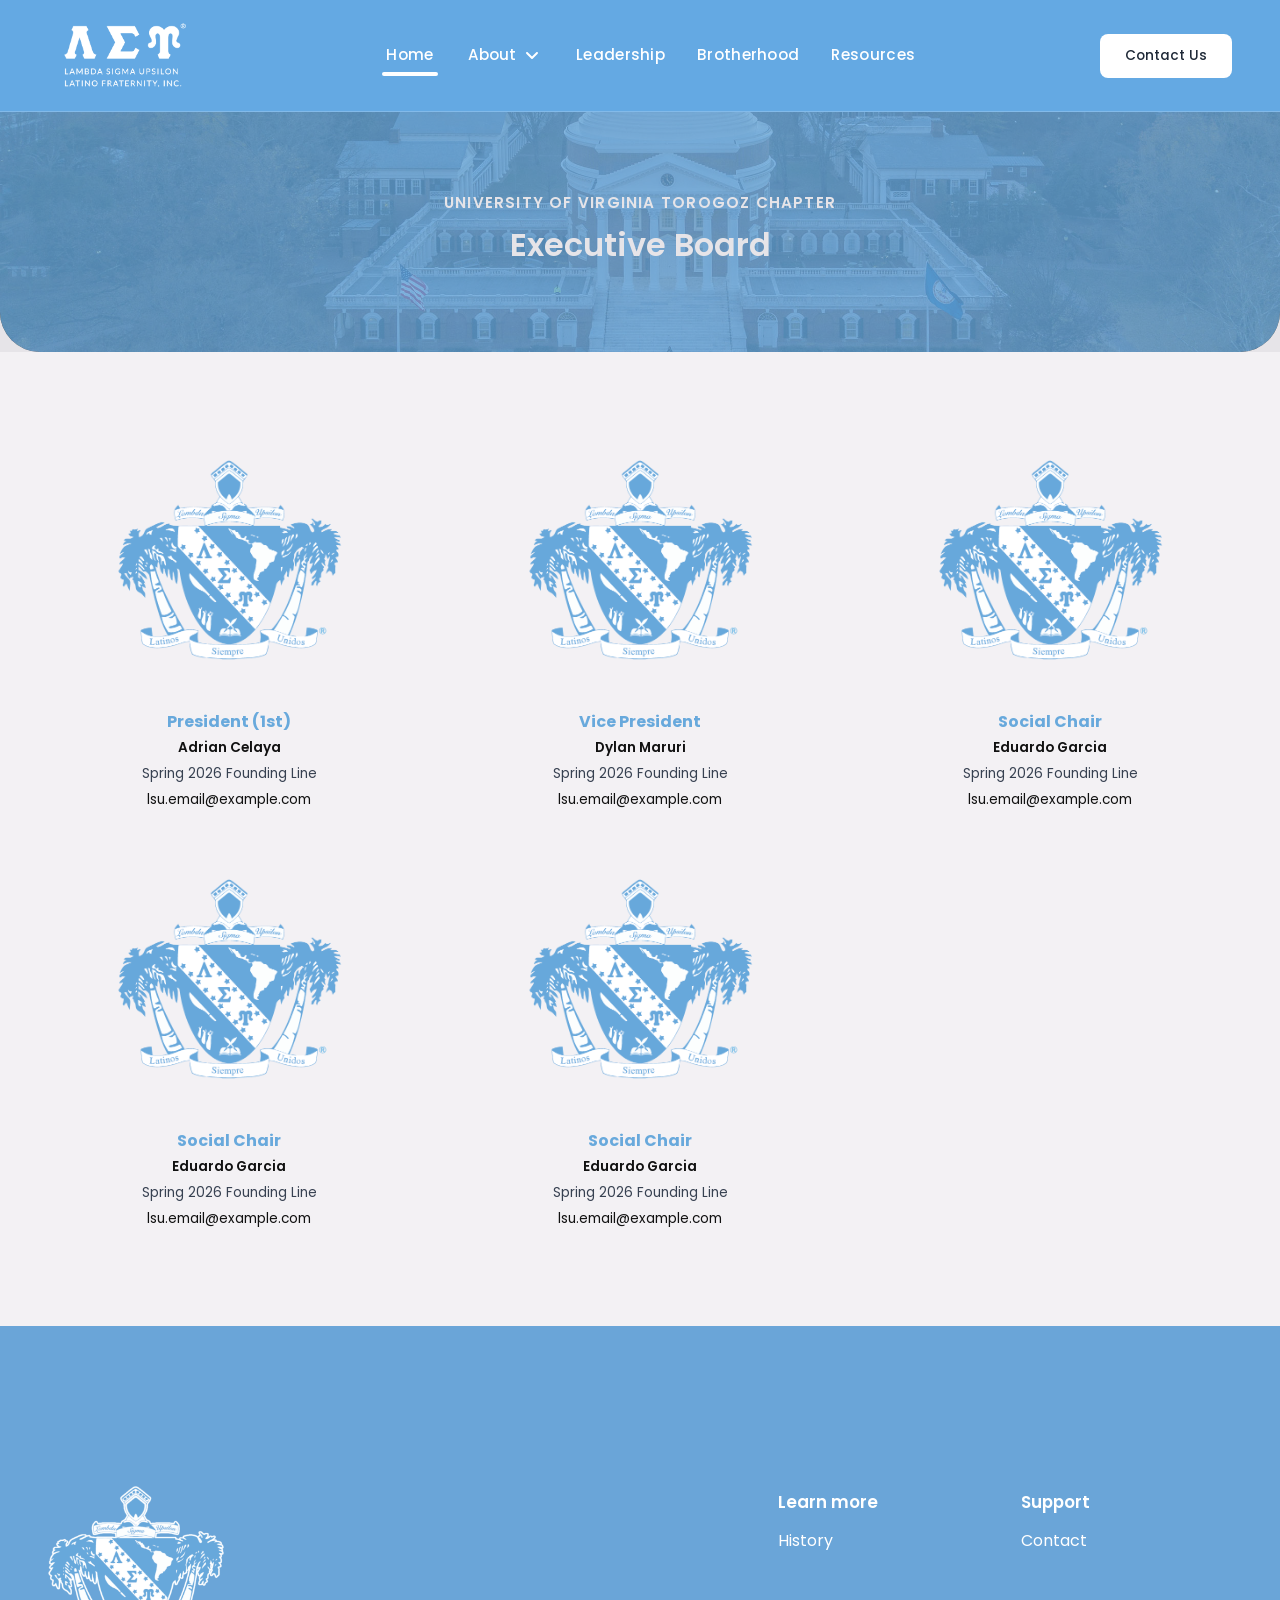
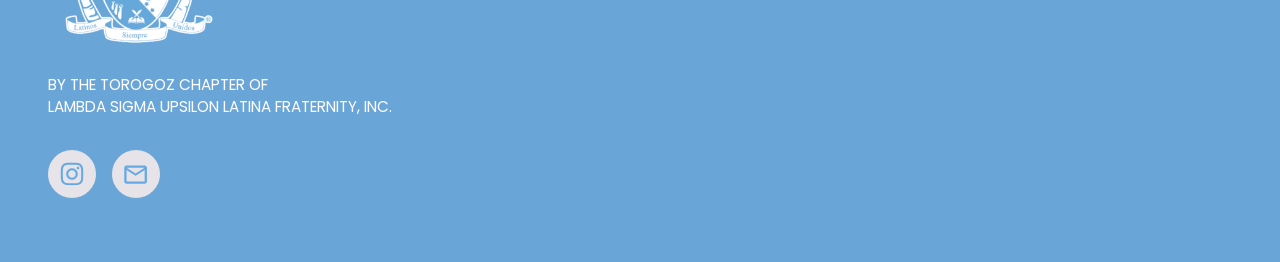
<file: templates/exc-board.html>
<!DOCTYPE html>
<html lang="en">

<head>
  <meta charset="UTF-8">
  <meta name="viewport" content="width=device-width, initial-scale=1.0">
  <title>Torogoz Chapter | LSU</title>

  <link rel="stylesheet" href="/styles/header.css">
  <link rel="stylesheet" href="/styles/base.css">
  <link rel="stylesheet" href="/styles/exc-boad.css">
  <link rel="stylesheet" href="/styles/footer.css">

  <link rel="preconnect" href="https://fonts.googleapis.com">
  <link rel="preconnect" href="https://fonts.gstatic.com" crossorigin>
  <link
    href="https://fonts.googleapis.com/css2?family=Poppins:ital,wght@0,100;0,200;0,300;0,400;0,500;0,600;0,700;0,800;0,900;1,100;1,200;1,300;1,400;1,500;1,600;1,700;1,800;1,900&family=Quicksand:wght@300..700&display=swap"
    rel="stylesheet">
</head>

<body>
  <!-- Site Header -->
  <header class="site-header" role="banner">
    <div class="site-header__mobile-left">
      <button class="site-header__menu-button" type="button" aria-label="Open navigation menu" aria-expanded="false"
        aria-controls="site-nav">
        <svg xmlns="http://www.w3.org/2000/svg" viewBox="0 -960 960 960" aria-hidden="true">
          <path d="M120-240v-80h720v80H120Zm0-200v-80h720v80H120Zm0-200v-80h720v80H120Z" />
        </svg>
      </button>
    </div>

    <div class="site-header__brand">
      <a href="#home" class="site-logo" aria-label="Lambda Sigma Upsilon home">
        <img src="/assets/images/image.png" alt="Lambda Sigma Upsilon fraternity logo" class="site-logo__image">
      </a>
    </div>

    <div class="site-header__mobile-right" aria-hidden="true"></div>

    <nav class="site-nav" id="site-nav" aria-label="Primary navigation">
      <ul class="site-nav__list">
        <li class="site-nav__item">
          <a href="#home" class="site-nav__link" aria-current="page">Home</a>
        </li>

        <li class="site-nav__item site-nav__item--dropdown">
          <button class="site-nav__toggle" type="button" aria-expanded="false" aria-controls="about-dropdown">
            <span>About</span>
            <svg class="icon icon--arrow" viewBox="0 0 640 640" aria-hidden="true">
              <path fill="currentColor"
                d="M297.4 438.6C309.9 451.1 330.2 451.1 342.7 438.6L502.7 278.6C515.2 266.1 515.2 245.8 502.7 233.3C490.2 220.8 469.9 220.8 457.4 233.3L320 370.7L182.6 233.4C170.1 220.9 149.8 220.9 137.3 233.4C124.8 245.9 124.8 266.2 137.3 278.7L297.3 438.7z" />
            </svg>
          </button>

          <ul class="dropdown-menu" id="about-dropdown">
            <li><a href="#our-history" class="dropdown-menu__link">Our History</a></li>
            <li><a href="#chapter-history" class="dropdown-menu__link">Chapter History</a></li>
            <li><a href="#chapter-philanthropy" class="dropdown-menu__link">Chapter Philanthropy</a></li>
          </ul>
        </li>

        <li class="site-nav__item">
          <a href="#leadership" class="site-nav__link">Leadership</a>
        </li>

        <li class="site-nav__item">
          <a href="#brotherhood" class="site-nav__link">Brotherhood</a>
        </li>

        <li class="site-nav__item">
          <a href="#resources" class="site-nav__link">Resources</a>
        </li>

        <li class="site-nav__item site-nav__item--mobile-cta">
          <a href="#contact" class="btn btn--primary">Contact Us</a>
        </li>
      </ul>
    </nav>

    <div class="site-header__cta">
      <a href="#contact" class="btn btn--primary">Contact Us</a>
    </div>
  </header>

  <main id="main-content">
    <section class="exec-hero" aria-labelledby="exec-hero-title">
      <div class="exec-hero__overlay"></div>
      <div class="exec-hero__content">
        <p class="exec-hero__eyebrow">University of Virginia Torogoz Chapter</p>
        <h1 id="exec-hero-title">Executive Board</h1>
      </div>
    </section>
  
    <section class="exec-board" aria-labelledby="exec-board-title">
      <div class="exec-board__inner">
  
        <div class="exec-board__grid" role="list">
          <article class="exec-card" role="listitem">
            <img
              class="exec-card__image"
              src="/assets/images/lsu-logo.png"
              alt="Portrait of Adrian Celaya, President"
              width="320"
              height="320"
              loading="lazy"
            />
            <div class="exec-card__body">
              <h3 class="exec-card__role">President (1st)</h3>
              <p class="exec-card__name">Adrian Celaya</p>
              <p class="exec-card__meta">Spring 2026 Founding Line</p>
              <a class="exec-card__link" href="mailto:lsu.email@example.com">lsu.email@example.com</a>
            </div>
          </article>
  
          <article class="exec-card" role="listitem">
            <img
              class="exec-card__image"
              src="/assets/images/lsu-logo.png"
              alt="Portrait of Dylan Maruri, executive board member"
              width="320"
              height="320"
              loading="lazy"
            />
            <div class="exec-card__body">
              <h3 class="exec-card__role">Vice President</h3>
              <p class="exec-card__name">Dylan Maruri</p>
              <p class="exec-card__meta">Spring 2026 Founding Line</p>
              <a class="exec-card__link" href="mailto:lsu.email@example.com">lsu.email@example.com</a>
            </div>
          </article>
  
          <article class="exec-card" role="listitem">
            <img
              class="exec-card__image"
              src="/assets/images/lsu-logo.png"
              alt="Portrait of Eduardo Garcia, Social Chair"
              width="320"
              height="320"
              loading="lazy"
            />
            <div class="exec-card__body">
              <h3 class="exec-card__role">Social Chair</h3>
              <p class="exec-card__name">Eduardo Garcia</p>
              <p class="exec-card__meta">Spring 2026 Founding Line</p>
              <a class="exec-card__link" href="mailto:lsu.email@example.com">lsu.email@example.com</a>
            </div>
          </article>

          <article class="exec-card" role="listitem">
            <img
              class="exec-card__image"
              src="/assets/images/lsu-logo.png"
              alt="Portrait of Eduardo Garcia, Social Chair"
              width="320"
              height="320"
              loading="lazy"
            />
            <div class="exec-card__body">
              <h3 class="exec-card__role">Social Chair</h3>
              <p class="exec-card__name">Eduardo Garcia</p>
              <p class="exec-card__meta">Spring 2026 Founding Line</p>
              <a class="exec-card__link" href="mailto:lsu.email@example.com">lsu.email@example.com</a>
            </div>
          </article>

          <article class="exec-card" role="listitem">
            <img
              class="exec-card__image"
              src="/assets/images/lsu-logo.png"
              alt="Portrait of Eduardo Garcia, Social Chair"
              width="320"
              height="320"
              loading="lazy"
            />
            <div class="exec-card__body">
              <h3 class="exec-card__role">Social Chair</h3>
              <p class="exec-card__name">Eduardo Garcia</p>
              <p class="exec-card__meta">Spring 2026 Founding Line</p>
              <a class="exec-card__link" href="mailto:lsu.email@example.com">lsu.email@example.com</a>
            </div>
          </article>
        </div>
      </div>
    </section>
  </main>

  <footer class="site-footer">
    <div class="site-footer__container">
      <div class="site-footer__brand">
        <a href="/" class="site-footer__logo-link" aria-label="Go to homepage">
          <img src="/assets/images/lsu-logo-border.png" alt="Lambda Sigma Upsilon crest" class="site-footer__logo">
        </a>

        <div class="site-footer__description">
          <p>BY THE TOROGOZ CHAPTER OF</p>
          <p> LAMBDA SIGMA UPSILON LATINA FRATERNITY, INC.</p>
        </div>

        <div class="site-footer__socials" aria-label="Social media links">
          <a href="#" class="site-footer__social-link" aria-label="Instagram">
            <svg xmlns="http://www.w3.org/2000/svg" viewBox="0 0 640 640">
              <path
                d="M320.3 205C256.8 204.8 205.2 256.2 205 319.7C204.8 383.2 256.2 434.8 319.7 435C383.2 435.2 434.8 383.8 435 320.3C435.2 256.8 383.8 205.2 320.3 205zM319.7 245.4C360.9 245.2 394.4 278.5 394.6 319.7C394.8 360.9 361.5 394.4 320.3 394.6C279.1 394.8 245.6 361.5 245.4 320.3C245.2 279.1 278.5 245.6 319.7 245.4zM413.1 200.3C413.1 185.5 425.1 173.5 439.9 173.5C454.7 173.5 466.7 185.5 466.7 200.3C466.7 215.1 454.7 227.1 439.9 227.1C425.1 227.1 413.1 215.1 413.1 200.3zM542.8 227.5C541.1 191.6 532.9 159.8 506.6 133.6C480.4 107.4 448.6 99.2 412.7 97.4C375.7 95.3 264.8 95.3 227.8 97.4C192 99.1 160.2 107.3 133.9 133.5C107.6 159.7 99.5 191.5 97.7 227.4C95.6 264.4 95.6 375.3 97.7 412.3C99.4 448.2 107.6 480 133.9 506.2C160.2 532.4 191.9 540.6 227.8 542.4C264.8 544.5 375.7 544.5 412.7 542.4C448.6 540.7 480.4 532.5 506.6 506.2C532.8 480 541 448.2 542.8 412.3C544.9 375.3 544.9 264.5 542.8 227.5zM495 452C487.2 471.6 472.1 486.7 452.4 494.6C422.9 506.3 352.9 503.6 320.3 503.6C287.7 503.6 217.6 506.2 188.2 494.6C168.6 486.8 153.5 471.7 145.6 452C133.9 422.5 136.6 352.5 136.6 319.9C136.6 287.3 134 217.2 145.6 187.8C153.4 168.2 168.5 153.1 188.2 145.2C217.7 133.5 287.7 136.2 320.3 136.2C352.9 136.2 423 133.6 452.4 145.2C472 153 487.1 168.1 495 187.8C506.7 217.3 504 287.3 504 319.9C504 352.5 506.7 422.6 495 452z" />
            </svg>
          </a>
          <a href="#" class="site-footer__social-link" aria-label="Instagram">
            <svg xmlns="http://www.w3.org/2000/svg" height="24px" viewBox="0 -960 960 960" width="24px" fill="#e3e3e3">
              <path
                d="M160-160q-33 0-56.5-23.5T80-240v-480q0-33 23.5-56.5T160-800h640q33 0 56.5 23.5T880-720v480q0 33-23.5 56.5T800-160H160Zm320-280L160-640v400h640v-400L480-440Zm0-80 320-200H160l320 200ZM160-640v-80 480-400Z" />
            </svg>
          </a>
        </div>
      </div>

      <nav class="site-footer__nav" aria-label="Footer navigation">

        <div class="site-footer__column">
          <span>Learn more</span>
          <a href="#">History</a>
        </div>

        <div class="site-footer__column">
          <span>Support</span>
          <a href="#">Contact</a>
        </div>
      </nav>
    </div>
  </footer>

  <script src="/scripts/header.js"></script>
  <script src="/scripts/animation.js"></script>
  <script src="/scripts/footer.js"></script>

</body>

</html>
</file>
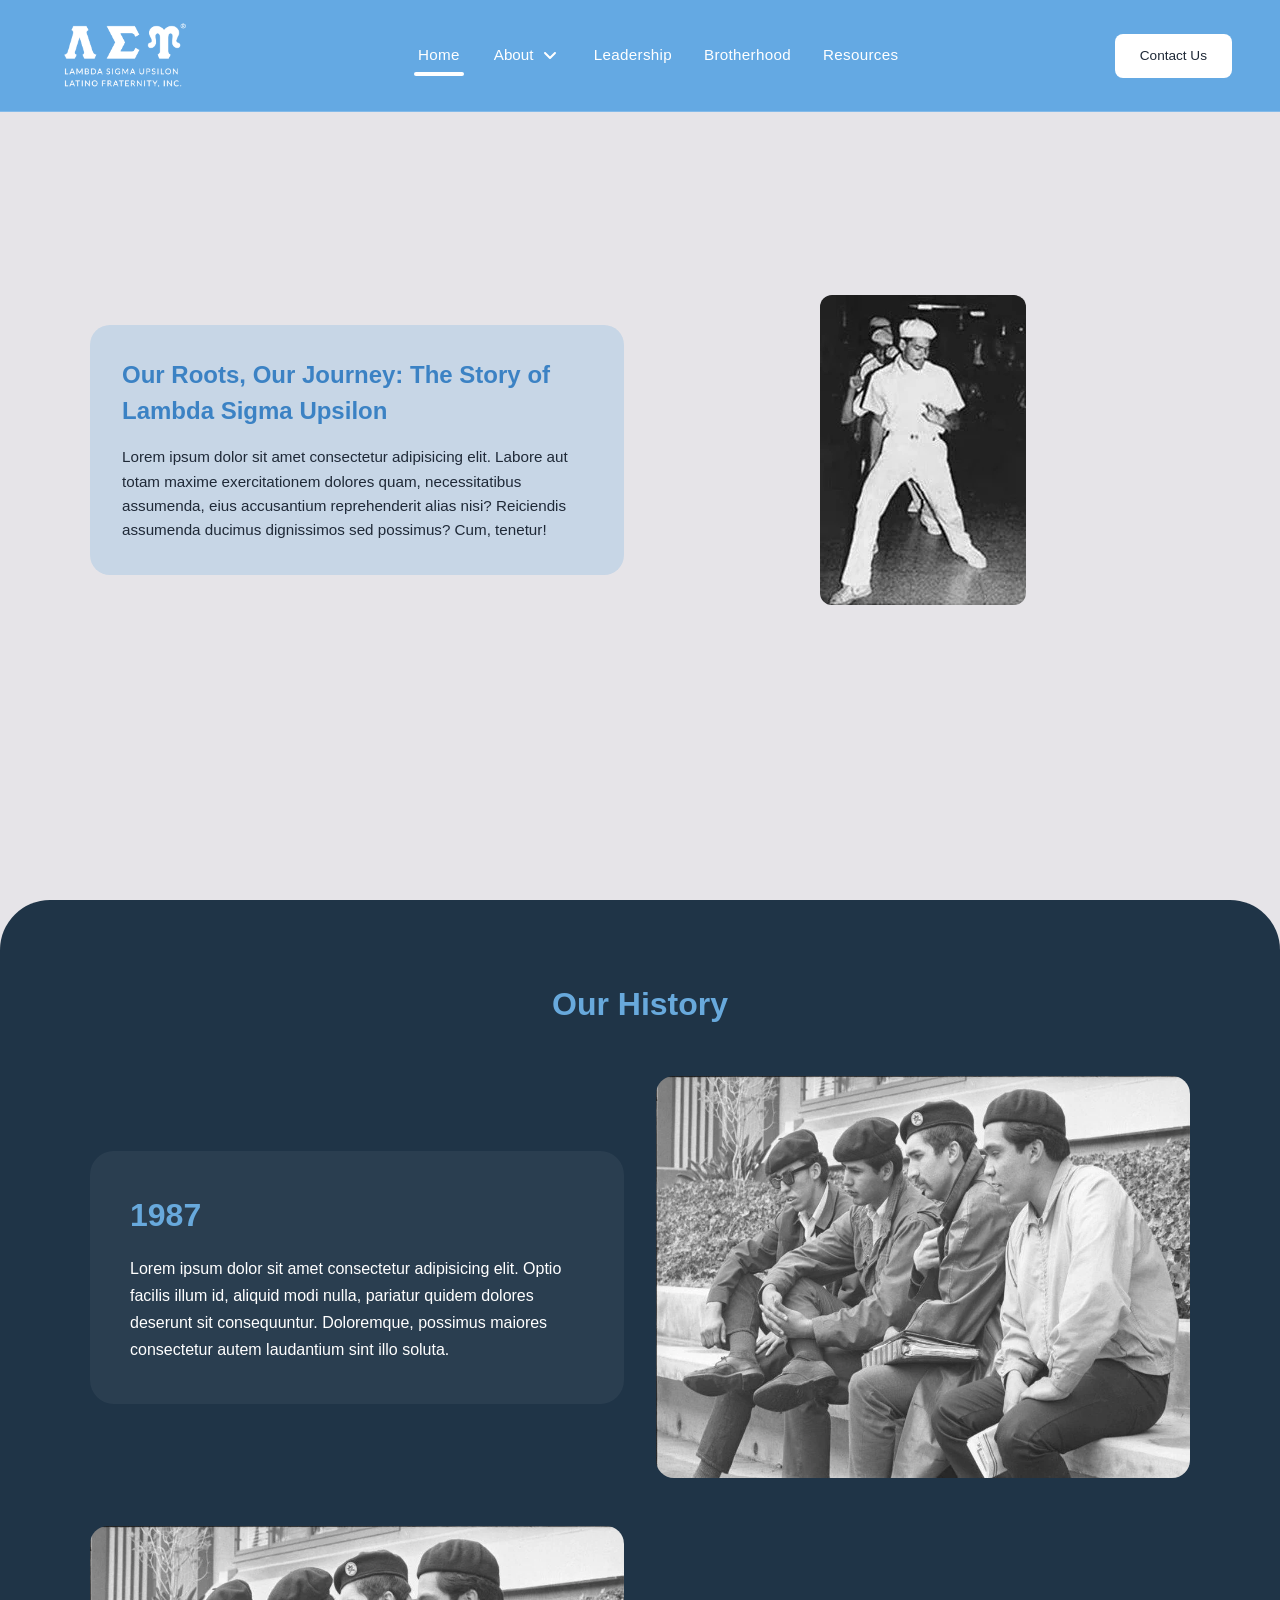
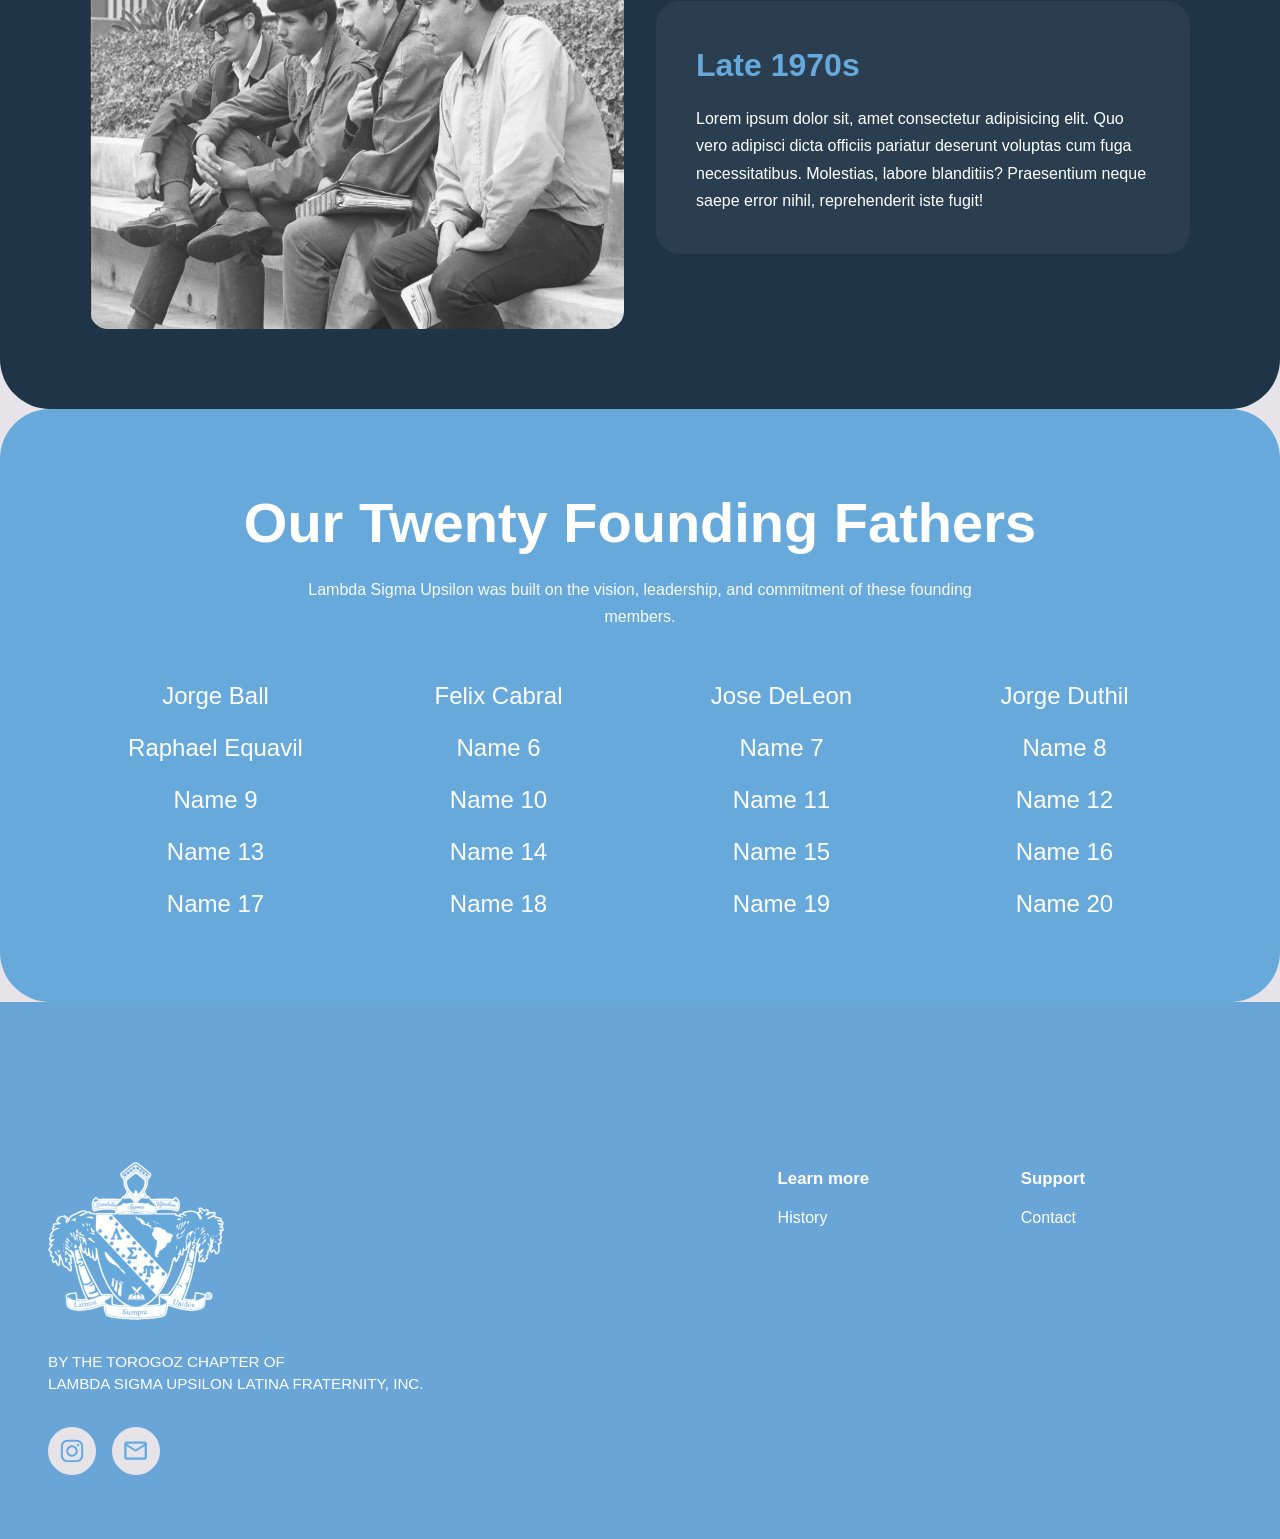
<file: templates/about/our-history.htm>
<!DOCTYPE html>
<html lang="en">
<head>
  <meta charset="UTF-8">
  <meta name="viewport" content="width=device-width, initial-scale=1.0">
  <title>Our History </title>

  <link rel="stylesheet" href="/styles/base.css">
  <link rel="stylesheet" href="/styles/header.css">
  <link rel="stylesheet" href="/styles/main-our-history.css">
  <link rel="stylesheet" href="/styles/footer.css">

</head>
<body>
  <header class="site-header" role="banner">
    <div class="site-header__mobile-left">
      <button class="site-header__menu-button" type="button" aria-label="Open navigation menu" aria-expanded="false"
        aria-controls="site-nav">
        <svg xmlns="http://www.w3.org/2000/svg" viewBox="0 -960 960 960" aria-hidden="true">
          <path d="M120-240v-80h720v80H120Zm0-200v-80h720v80H120Zm0-200v-80h720v80H120Z" />
        </svg>
      </button>
    </div>

    <div class="site-header__brand">
      <a href="#home" class="site-logo" aria-label="Lambda Sigma Upsilon home">
        <img src="/assets/images/image.png" alt="Lambda Sigma Upsilon fraternity logo" class="site-logo__image">
      </a>
    </div>

    <div class="site-header__mobile-right" aria-hidden="true"></div>

    <nav class="site-nav" id="site-nav" aria-label="Primary navigation">
      <ul class="site-nav__list">
        <li class="site-nav__item">
          <a href="#home" class="site-nav__link" aria-current="page">Home</a>
        </li>

        <li class="site-nav__item site-nav__item--dropdown">
          <button class="site-nav__toggle" type="button" aria-expanded="false" aria-controls="about-dropdown">
            <span>About</span>
            <svg class="icon icon--arrow" viewBox="0 0 640 640" aria-hidden="true">
              <path fill="currentColor"
                d="M297.4 438.6C309.9 451.1 330.2 451.1 342.7 438.6L502.7 278.6C515.2 266.1 515.2 245.8 502.7 233.3C490.2 220.8 469.9 220.8 457.4 233.3L320 370.7L182.6 233.4C170.1 220.9 149.8 220.9 137.3 233.4C124.8 245.9 124.8 266.2 137.3 278.7L297.3 438.7z" />
            </svg>
          </button>

          <ul class="dropdown-menu" id="about-dropdown">
            <li><a href="#our-history" class="dropdown-menu__link">Our History</a></li>
            <li><a href="#chapter-history" class="dropdown-menu__link">Chapter History</a></li>
            <li><a href="#chapter-philanthropy" class="dropdown-menu__link">Chapter Philanthropy</a></li>
          </ul>
        </li>

        <li class="site-nav__item">
          <a href="#leadership" class="site-nav__link">Leadership</a>
        </li>

        <li class="site-nav__item">
          <a href="#brotherhood" class="site-nav__link">Brotherhood</a>
        </li>

        <li class="site-nav__item">
          <a href="#resources" class="site-nav__link">Resources</a>
        </li>

        <li class="site-nav__item site-nav__item--mobile-cta">
          <a href="#contact" class="btn btn--primary">Contact Us</a>
        </li>
      </ul>
    </nav>

    <div class="site-header__cta">
      <a href="#contact" class="btn btn--primary">Contact Us</a>
    </div>
  </header>
  <main>
    <section class="history-section" aria-labelledby="history-title">
      <div class="history-section__container">
    
        <div class="history-section__content">
          <h2 id="history-title" class="history-section__title">
            Our Roots, Our Journey: The Story of Lambda Sigma Upsilon
          </h2>
    
          <p class="history-section__text">
            Lorem ipsum dolor sit amet consectetur adipisicing elit. Labore aut totam maxime exercitationem dolores quam, necessitatibus assumenda, eius accusantium reprehenderit alias nisi? Reiciendis assumenda ducimus dignissimos sed possimus? Cum, tenetur!
          </p>
        </div>
    
        <figure class="history-section__media">
          <img 
            src="/assets/images/stepping.png" 
            alt="Early members of Lambda Sigma Upsilon participating in a community event"
            class="history-section__image"
          >
        </figure>
    
      </div>
    </section>
    <section class="history-timeline" aria-labelledby="history-title">
      <h2 id="history-title" class="history-timeline__heading">
        Our History
      </h2>
    
      <div class="history-timeline__container">
    
        <!-- Item 1 -->
        <article class="history-item">
          <div class="history-item__content">
            <h3 class="history-item__title">1987</h3>
            <p class="history-item__text">
              Lorem ipsum dolor sit amet consectetur adipisicing elit. Optio facilis illum id, aliquid modi nulla, pariatur quidem dolores deserunt sit consequuntur. Doloremque, possimus maiores consectetur autem laudantium sint illo soluta.
            </p>
          </div>
    
          <figure class="history-item__media">
            <img src="/assets/images/sit-brother.png"
                 alt="Historical photo from 1987 showing members at an event"
                 class="history-item__image">
          </figure>
        </article>
    
        <!-- Item 2 (reverse automatically) -->
        <article class="history-item">
          <div class="history-item__content">
            <h3 class="history-item__title">Late 1970s</h3>
            <p class="history-item__text">
              Lorem ipsum dolor sit, amet consectetur adipisicing elit. Quo vero adipisci dicta officiis pariatur deserunt voluptas cum fuga necessitatibus. Molestias, labore blanditiis? Praesentium neque saepe error nihil, reprehenderit iste fugit!
            </p>
          </div>
    
          <figure class="history-item__media">
            <img src="/assets/images/sit-brother.png"
                 alt="Archival photo from the late 1970s showing early members"
                 class="history-item__image">
          </figure>
        </article>
    
        <!-- Add more items SAME structure -->
        
      </div>
    </section>
    <section class="founders-section" aria-labelledby="founders-title">
      <div class="founders-section__container">
        <h2 id="founders-title" class="founders-section__title">
          Our Twenty Founding Fathers
        </h2>
    
        <p class="founders-section__intro">
          Lambda Sigma Upsilon was built on the vision, leadership, and commitment of these founding members.
        </p>
    
        <ul class="founders-section__list">
          <li class="founders-section__item">Jorge Ball</li>
          <li class="founders-section__item">Felix Cabral</li>
          <li class="founders-section__item">Jose DeLeon</li>
          <li class="founders-section__item">Jorge Duthil</li>
          <li class="founders-section__item">Raphael Equavil</li>
          <li class="founders-section__item">Name 6</li>
          <li class="founders-section__item">Name 7</li>
          <li class="founders-section__item">Name 8</li>
          <li class="founders-section__item">Name 9</li>
          <li class="founders-section__item">Name 10</li>
          <li class="founders-section__item">Name 11</li>
          <li class="founders-section__item">Name 12</li>
          <li class="founders-section__item">Name 13</li>
          <li class="founders-section__item">Name 14</li>
          <li class="founders-section__item">Name 15</li>
          <li class="founders-section__item">Name 16</li>
          <li class="founders-section__item">Name 17</li>
          <li class="founders-section__item">Name 18</li>
          <li class="founders-section__item">Name 19</li>
          <li class="founders-section__item">Name 20</li>
        </ul>
      </div>
    </section>

  </main>
  <footer class="site-footer">
    <div class="site-footer__container">
      <div class="site-footer__brand">
        <a href="/" class="site-footer__logo-link" aria-label="Go to homepage">
          <img src="/assets/images/lsu-logo-border.png" alt="Lambda Sigma Upsilon crest" class="site-footer__logo">
        </a>

        <div class="site-footer__description">
          <p>BY THE TOROGOZ CHAPTER OF</p>
          <p> LAMBDA SIGMA UPSILON LATINA FRATERNITY, INC.</p>
        </div>

        <div class="site-footer__socials" aria-label="Social media links">
          <a href="#" class="site-footer__social-link" aria-label="Instagram">
            <svg xmlns="http://www.w3.org/2000/svg" viewBox="0 0 640 640">
              <path
                d="M320.3 205C256.8 204.8 205.2 256.2 205 319.7C204.8 383.2 256.2 434.8 319.7 435C383.2 435.2 434.8 383.8 435 320.3C435.2 256.8 383.8 205.2 320.3 205zM319.7 245.4C360.9 245.2 394.4 278.5 394.6 319.7C394.8 360.9 361.5 394.4 320.3 394.6C279.1 394.8 245.6 361.5 245.4 320.3C245.2 279.1 278.5 245.6 319.7 245.4zM413.1 200.3C413.1 185.5 425.1 173.5 439.9 173.5C454.7 173.5 466.7 185.5 466.7 200.3C466.7 215.1 454.7 227.1 439.9 227.1C425.1 227.1 413.1 215.1 413.1 200.3zM542.8 227.5C541.1 191.6 532.9 159.8 506.6 133.6C480.4 107.4 448.6 99.2 412.7 97.4C375.7 95.3 264.8 95.3 227.8 97.4C192 99.1 160.2 107.3 133.9 133.5C107.6 159.7 99.5 191.5 97.7 227.4C95.6 264.4 95.6 375.3 97.7 412.3C99.4 448.2 107.6 480 133.9 506.2C160.2 532.4 191.9 540.6 227.8 542.4C264.8 544.5 375.7 544.5 412.7 542.4C448.6 540.7 480.4 532.5 506.6 506.2C532.8 480 541 448.2 542.8 412.3C544.9 375.3 544.9 264.5 542.8 227.5zM495 452C487.2 471.6 472.1 486.7 452.4 494.6C422.9 506.3 352.9 503.6 320.3 503.6C287.7 503.6 217.6 506.2 188.2 494.6C168.6 486.8 153.5 471.7 145.6 452C133.9 422.5 136.6 352.5 136.6 319.9C136.6 287.3 134 217.2 145.6 187.8C153.4 168.2 168.5 153.1 188.2 145.2C217.7 133.5 287.7 136.2 320.3 136.2C352.9 136.2 423 133.6 452.4 145.2C472 153 487.1 168.1 495 187.8C506.7 217.3 504 287.3 504 319.9C504 352.5 506.7 422.6 495 452z" />
            </svg>
          </a>
          <a href="#" class="site-footer__social-link" aria-label="Instagram">
            <svg xmlns="http://www.w3.org/2000/svg" height="24px" viewBox="0 -960 960 960" width="24px" fill="#e3e3e3">
              <path
                d="M160-160q-33 0-56.5-23.5T80-240v-480q0-33 23.5-56.5T160-800h640q33 0 56.5 23.5T880-720v480q0 33-23.5 56.5T800-160H160Zm320-280L160-640v400h640v-400L480-440Zm0-80 320-200H160l320 200ZM160-640v-80 480-400Z" />
            </svg>
          </a>
        </div>
      </div>

      <nav class="site-footer__nav" aria-label="Footer navigation">

        <div class="site-footer__column">
          <span>Learn more</span>
          <a href="#">History</a>
        </div>

        <div class="site-footer__column">
          <span>Support</span>
          <a href="#">Contact</a>
        </div>
      </nav>
    </div>
  </footer>

  <script src="/scripts/header.js"></script>
  <script src="/scripts/animation.js"></script>
  <script src="/scripts/footer.js"></script>
</body>
</html>
</file>
<file: styles/header.css>
.site-header {
  position: fixed;
  inset: 0 0 auto 0;
  z-index: 1000;
  min-height: var(--header-height);
  padding-inline: var(--header-padding-inline);
  display: grid;
  grid-template-columns: auto 1fr auto;
  align-items: center;
  gap: 1rem;
  background-color: var(--color-primary);
  border-bottom: 1px solid var(--color-border);
  transition: transform 0.4s cubic-bezier(0.4, 0, 0.2, 1);
  width: 100%;
  max-width: 100%;
}

.site-header--hidden {
  transform: translateY(-100%);
}

.site-header__mobile-left,
.site-header__mobile-right {
  display: none;
}

.site-header__brand {
  display: flex;
  align-items: center;
}

.site-header__cta {
  display: flex;
  align-items: center;
  justify-content: flex-end;
}

.site-logo {
  display: inline-flex;
  align-items: center;
  flex-shrink: 0;
}

.site-logo__image {
  width: clamp(8rem, 12vw, 11rem);
  height: auto;
}

.site-header__menu-button {
  display: none;
  align-items: center;
  justify-content: center;
  width: 3rem;
  height: 3rem;
  padding: 0;
  border: 0;
  background: transparent;
  color: var(--color-text-inverse);
  cursor: pointer;
  -webkit-appearance: none;
  appearance: none;
  touch-action: manipulation;
}

.site-header__menu-button svg {
  width: 2rem;
  height: 2rem;
  fill: currentColor;
  pointer-events: none;
}

.site-nav {
  flex: 1;
  display: flex;
  justify-content: center;
  max-width: 100%;
}

.site-nav__list {
  display: flex;
  align-items: center;
  gap: clamp(0.75rem, 2vw, 1.5rem);
  flex-wrap: wrap;
}

.site-nav__item {
  list-style: none;
}

.site-nav__link {
  position: relative;
  display: inline-block;
  padding: var(--space-2) var(--space-1);
  color: var(--color-text-inverse);
  font-size: 0.95rem;
  font-weight: 500;
  letter-spacing: 0.02em;
  transition: color var(--transition-fast), opacity var(--transition-fast);
}

.site-nav__link:hover,
.site-nav__link:focus-visible {
  opacity: 0.85;
}

.site-nav__link[aria-current="page"]::after {
  content: "";
  position: absolute;
  left: 0;
  bottom: -0.1rem;
  width: 100%;
  height: 4px;
  background-color: currentColor;
  border-radius: 999px;
}

.btn {
  display: inline-flex;
  align-items: center;
  justify-content: center;
  min-height: 2.75rem;
  padding: 0.875rem 1.5rem;
  border: 1px solid transparent;
  border-radius: var(--radius-md);
  font-weight: 500;
  font-size: 0.85rem;
  line-height: 1;
  transition: background-color var(--transition-fast), color var(--transition-fast), border-color var(--transition-fast), opacity var(--transition-fast);
}

.btn--primary {
  background-color: white;
  color: var(--color-text);
}

.btn--primary:hover,
.btn--primary:focus-visible {
  opacity: 0.92;
}

.site-nav__item--dropdown {
  position: relative;
}

.site-nav__toggle {
  display: inline-flex;
  align-items: center;
  gap: 0.4rem;
  border: none;
  background: transparent;
  color: white;
  font: inherit;
  font-size: 0.95rem;
  font-weight: 500;
  cursor: pointer;
}

.icon--arrow {
  width: 20px;
  height: 20px;
  fill: currentColor;
  transition: transform 220ms ease;
}

.site-nav__item--dropdown.is-open .icon--arrow {
  transform: rotate(180deg);
}

.dropdown-menu {
  position: absolute;
  top: 100%;
  right: 0;
  min-width: 170px;
  margin-top: 1rem;
  padding: 0.5rem 0;
  list-style: none;
  background: white;
  font-size: 0.9rem;
  border-radius: 8px;
  box-shadow: 0 10px 25px rgba(0, 0, 0, 0.12);
  opacity: 0;
  visibility: hidden;
  transform: translateY(-8px);
  transition: opacity 220ms ease, transform 220ms ease, visibility 220ms ease;
}

.dropdown-menu::before {
  content: "";
  position: absolute;
  top: -8px;
  right: 16px;
  width: 0;
  height: 0;
  border-left: 8px solid transparent;
  border-right: 8px solid transparent;
  border-bottom: 8px solid white;
}

.site-nav__item--dropdown.is-open .dropdown-menu {
  opacity: 1;
  visibility: visible;
  transform: translateY(0);
}

.dropdown-menu__link {
  display: block;
  padding: 0.75rem 1rem;
  color: #1f2937;
  text-decoration: none;
}

.dropdown-menu__link:hover,
.dropdown-menu__link:focus-visible {
  background: #f3f4f6;
}

.site-nav__item--mobile-cta {
  display: none;
}

.site-nav__toggle {
  touch-action: manipulation;
}

@media (max-width: 980px) {
  .site-header {
    min-height: 5.5rem;
    padding: 0 1rem;
    grid-template-columns: 48px 1fr 48px;
    gap: 0;
  }

  .site-header__mobile-left {
    display: flex;
    align-items: center;
    justify-content: center;
    width: 48px;
    height: 48px;
    grid-column: 1;
    margin: 0;
    position: relative;
    z-index: 20;
  }

  .site-header__mobile-right {
    display: block;
    width: 48px;
    height: 48px;
    grid-column: 3;
    margin: 0;
  }

  .site-header__brand {
    grid-column: 2;
    width: 100%;
    display: flex;
    align-items: center;
    justify-content: center;
    margin: 0;
    position: relative;
    z-index: 1;
    min-width: 0;
  }

  .site-logo {
    display: inline-flex;
    align-items: center;
    justify-content: center;
    margin: 0 auto;
    padding: 0;
  }

  .site-logo__image {
    width: clamp(6rem, 20vw, 8.5rem);
    height: auto;
    display: block;
  }

  .site-header__menu-button {
    display: inline-flex;
    align-items: center;
    justify-content: center;
    width: 48px;
    height: 48px;
    padding: 0;
    border: 0;
    background: transparent;
    color: var(--color-text-inverse);
    cursor: pointer;
    position: relative;
    z-index: 30;
  }

  .site-header__cta {
    display: none;
  }

  .site-nav {
    position: fixed;
    top: 5.5rem;
    left: 0;
    right: 0;
    bottom: 0;
    display: block;
    background: rgba(23, 39, 52, 0.98);
    border-top: 1px solid var(--color-border);
    padding: 0;
    opacity: 0;
    visibility: hidden;
    pointer-events: none;
    transform: translateY(-0.75rem);
    transition: opacity 0.25s ease, visibility 0.25s ease, transform 0.25s ease;
    overflow-y: auto;
    -webkit-overflow-scrolling: touch;
  }

  .site-header.is-menu-open .site-nav {
    opacity: 1;
    visibility: visible;
    pointer-events: auto;
    transform: translateY(0);
  }

  .site-nav__list {
    flex-direction: column;
    align-items: stretch;
    gap: 0;
    padding: 1rem 1rem calc(2rem + env(safe-area-inset-bottom));
    min-height: 100%;
    flex-wrap: nowrap;
  }

  .site-nav__item {
    width: 100%;
  }

  .site-nav__link,
  .site-nav__toggle {
    width: 100%;
    justify-content: space-between;
    padding: 1rem 0.5rem;
    text-align: left;
    font-size: 1rem;
    border-bottom: 1px solid rgba(255, 255, 255, 0.15);
  }

  .site-nav__link[aria-current="page"]::after {
    display: none;
  }

  .site-nav__item--dropdown {
    position: static;
  }

  .dropdown-menu {
    position: static;
    min-width: 100%;
    margin-top: 0;
    padding: 0;
    border-radius: 0.75rem;
    box-shadow: none;
    background: white;
    opacity: 1;
    visibility: visible;
    transform: none;
    max-height: 0;
    overflow: hidden;
    transition: max-height 0.3s ease, margin 0.3s ease;
  }

  .dropdown-menu::before {
    display: none;
  }

  .site-nav__item--dropdown.is-open .dropdown-menu {
    max-height: 500px;
    margin: 0.5rem 0 0.75rem;
  }

  .dropdown-menu__link {
    padding: 0.9rem 1rem;
  }

  .site-nav__item--mobile-cta {
    display: block;
    margin-top: 1rem;
  }

  .site-nav__item--mobile-cta .btn {
    width: 100%;
  }
}

@media (max-width: 640px) {
  .section-wrapper {
    margin-top: -2rem;
  }

  .feature-highlight__second {
    margin-bottom: -1rem;
  }
}
</file>
<file: styles/base.css>
:root {
  --color-primary: #64A9E3;
  --color-primary-light: #9bccf7;
  --color-surface: #E6E4E8;
  --color-text: #1f2937;
  --color-text-inverse: #ffffff;
  --color-border: rgba(255, 255, 255, 0.2);

  --font-family-base: "Poppins", sans-serif;

  --header-padding-inline: clamp(1rem, 4vw, 3rem);
  --header-height: 7rem;

  --space-1: 0.25rem;
  --space-2: 0.5rem;
  --space-3: 0.75rem;
  --space-4: 1rem;
  --space-5: 1.25rem;
  --space-6: 1.5rem;
  --space-8: 2rem;

  --radius-sm: 0.375rem;
  --radius-md: 0.5rem;

  --shadow-focus: 0 0 0 3px rgba(255, 255, 255, 0.35);
  --transition-fast: 180ms ease-in-out;
}

*,
*::before,
*::after {
  box-sizing: border-box;
}

html {
  scroll-behavior: smooth;
}

html,
body {
  width: 100%;
}

body,
h1,
h2,
h3,
h4,
p,
ul,
ol,
figure {
  margin: 0;
}

ul,
ol {
  padding: 0;
  list-style: none;
}

body {
  min-height: 100vh;
  font-family: var(--font-family-base);
  line-height: 1.5;
  color: var(--color-text);
  background-color: var(--color-surface);
  text-rendering: optimizeLegibility;
  overflow-x: hidden;
}

body.menu-open {
  overflow: hidden;
}

img,
picture {
  display: block;
  max-width: 100%;
  height: auto;
}

a {
  color: inherit;
  text-decoration: none;
}

button,
input,
textarea,
select {
  font: inherit;
}

:focus-visible {
  outline: none;
  box-shadow: var(--shadow-focus);
  border-radius: var(--radius-sm);
}

main {
  padding-top: 0;
}

.sr-only {
  position: absolute;
  width: 1px;
  height: 1px;
  padding: 0;
  margin: -1px;
  overflow: hidden;
  clip: rect(0, 0, 0, 0);
  white-space: nowrap;
  border: 0;
}

@media (prefers-reduced-motion: reduce) {
  html {
    scroll-behavior: auto;
  }

  *,
  *::before,
  *::after {
    animation: none !important;
    transition: none !important;
  }
}
</file>
<file: styles/exc-boad.css>
main {
  display: block;
}

.exec-hero {
  position: relative;
  min-height: 22rem;
  padding: 0rem 1.5rem;
  padding-top: 12rem;
  border-bottom-left-radius: 2.5rem;
  border-bottom-right-radius: 2.5rem;
  overflow: hidden;
  background-image: url("/assets/images/hero-bg.jpg");
  background-position: center;
  background-repeat: no-repeat;
  background-size: cover;
}

.exec-hero__overlay {
  position: absolute;
  inset: 0;
  background: rgba(104, 169, 220, 0.8);
}

.exec-hero__content {
  position: relative;
  z-index: 1;
  max-width: 62rem;
  margin: 0 auto;
  text-align: center;
  color: #E6E4E8;
}

.exec-hero__eyebrow {
  margin: 0 0 0.75rem;
  font-size: 0.95rem;
  font-weight: 600;
  letter-spacing: 0.08em;
  text-transform: uppercase;
}

.exec-hero__content h1 {
  margin: 0;
  font-size: clamp(1.5rem, 4vw, 2rem);
  line-height: 1.1;
  font-weight: 600;
}

.exec-hero__text {
  max-width: 40rem;
  margin: 1rem auto 0;
  font-size: 1.05rem;
  line-height: 1.7;
}

.exec-board {
  padding: 5rem 1.5rem 6rem;
  background: #f3f1f4;
}

.exec-board__inner {
  max-width: 75rem;
  margin: 0 auto;
}

.exec-board__header {
  text-align: center;
  margin-bottom: 3rem;
}

.exec-board__header h2 {
  margin: 0 0 0.75rem;
  font-size: clamp(1.75rem, 3vw, 2.5rem);
  line-height: 1.2;
  color: #111111;
}

.exec-board__header p {
  max-width: 42rem;
  margin: 0 auto;
  color: #4b5563;
  line-height: 1.7;
}

.exec-board__grid {
  display: grid;
  grid-template-columns: repeat(3, minmax(16rem, 1fr));
  gap: 2.5rem 2rem;
  align-items: start;
}

.exec-card {
  text-align: center;
}

.exec-card__image {
  display: block;
  width: min(16rem, 100%);
  aspect-ratio: 1 / 1;
  margin: 0 auto 1.5rem;
  object-fit: cover;
  border-radius: 50%;
}

.exec-card__body {
  display: flex;
  flex-direction: column;
  gap: 0.35rem;
}

.exec-card__role {
  margin: 0;
  font-size: 1rem;
  line-height: 1.3;
  color: #68a9dc;
}

.exec-card__name {
  margin: 0;
  font-size: 0.85rem;
  font-weight: 600;
  color: #111111;
}

.exec-card__meta {
  margin: 0;
  font-size: 0.85rem;
  color: #374151;
}

.exec-card__link {
  color: #111111;
  text-decoration: none;
  word-break: break-word;
  font-size: 0.85rem;
}

.exec-card__link:hover,
.exec-card__link:focus-visible {
  text-decoration: underline;
}

.exec-hero__content,
.exec-card {
  opacity: 0;
  transform: translateY(2rem);
  transition: opacity 0.8s ease, transform 0.8s ease;
  will-change: opacity, transform;
}

.exec-card:nth-child(odd) {
  transform: translateX(-2rem);
}

.exec-card:nth-child(even) {
  transform: translateX(2rem);
}

.exec-hero__content.is-visible,
.exec-card.is-visible {
  opacity: 1;
  transform: translateX(0) translateY(0);
}

@media (max-width: 768px) {
  .exec-hero {
    min-height: 18rem;
    padding: 8rem 1.25rem 2rem;
    border-bottom-left-radius: 2rem;
    border-bottom-right-radius: 2rem;
    background-position: center;
  }

  .exec-hero__content {
    max-width: 100%;
  }

  .exec-hero__eyebrow {
    color: white;
    font-size: 0.82rem;
    line-height: 1.5;
  }

  .exec-hero__content h1 {
    font-size: 1.85rem;
    line-height: 1.15;
  }

  .exec-hero__text {
    margin-top: 0.85rem;
    font-size: 0.98rem;
    line-height: 1.6;
  }

  .exec-board {
    padding: 3.5rem 1.25rem 4.5rem;
  }

  .exec-board__header {
    margin-bottom: 2.25rem;
  }

  .exec-board__header h2 {
    font-size: 1.7rem;
  }

  .exec-board__header p {
    font-size: 0.98rem;
  }

  .exec-board__grid {
    grid-template-columns: 1fr;
    gap: 2.25rem;
  }

  .exec-card {
    width: 100%;
    max-width: 24rem;
    margin: 0 auto;
  }

  .exec-card__image {
    width: min(14rem, 78vw);
    margin-bottom: 1.1rem;
  }

  .exec-card__body {
    gap: 0.3rem;
  }

  .exec-card__role {
    font-size: 1.1rem;
  }

  .exec-card__name,
  .exec-card__meta,
  .exec-card__link {
    font-size: 0.95rem;
    line-height: 1.5;
  }

  .exec-hero__content,
  .exec-card {
    transition: opacity 0.65s ease, transform 0.65s ease;
  }

  .exec-hero__content {
    transform: translateY(1.25rem);
  }

  .exec-card:nth-child(odd),
  .exec-card:nth-child(even) {
    transform: translateY(1.25rem);
  }

  .exec-hero__content.is-visible,
  .exec-card.is-visible {
    transform: translateY(0);
  }
}
</file>
<file: styles/footer.css>
.site-footer {
  background-color: #6aa5d8;
  padding: 10rem 3rem 4rem;
  width: 100%;
  color: #ffffff;
  opacity: 0;
  transform: translateY(120px);
  transition: opacity 0.8s ease, transform 0.8s ease;
}

.site-footer.is-visible {
  opacity: 1;
  transform: translateY(0);
}

.site-footer__container {
  display: grid;
  grid-template-columns: minmax(0, 1.2fr) minmax(0, 0.8fr);
  gap: 3rem;
  align-items: start;
}

.site-footer__brand,
.site-footer__nav {
  opacity: 0;
  transform: translateY(80px);
  transition: opacity 0.6s ease, transform 0.6s ease;
}

.site-footer.is-visible .site-footer__brand {
  opacity: 1;
  transform: translateY(0);
  transition-delay: 0.2s;
}

.site-footer.is-visible .site-footer__nav {
  opacity: 1;
  transform: translateY(0);
  transition-delay: 0.4s;
}

.site-footer__brand {
  max-width: 28rem;
}

.site-footer__logo-link {
  display: inline-block;
  margin-bottom: 1.5rem;
}

.site-footer__logo {
  width: 11rem;
  height: auto;
  display: block;
}

.site-footer__description {
  max-width: 24rem;
  font-size: 0.95rem;
  line-height: 1.45;
  font-weight: 400;
  text-transform: uppercase;
}

.site-footer__socials {
  display: flex;
  align-items: center;
  gap: 1rem;
  margin-top: 2rem;
}

.site-footer__social-link {
  display: inline-flex;
  align-items: center;
  justify-content: center;
  background-color: var(--color-surface);
  border-radius: 50%;
  width: 3rem;
  height: 3rem;
  color: #ffffff;
}

.site-footer__social-link svg {
  width: 2rem;
  height: 2rem;
  fill: var(--color-primary);
}

.site-footer__social-link:nth-child(2) svg {
  width: 1.7rem;
  height: 1.7rem;
}

.site-footer__social-link:focus-visible,
.site-footer__nav a:focus-visible {
  outline: 2px solid #ffffff;
  outline-offset: 4px;
}

.site-footer__nav {
  display: grid;
  grid-template-columns: repeat(2, minmax(120px, 1fr));
  gap: 2rem;
  margin-top: 0.25rem;
}

.site-footer__column {
  display: flex;
  flex-direction: column;
  gap: 1rem;
}

.site-footer__column span {
  font-size: 1.05rem;
  font-weight: 600;
}

.site-footer__nav a {
  color: #ffffff;
  text-decoration: none;
  font-size: 1rem;
  line-height: 1.2;
}

.site-footer__nav a:hover {
  text-decoration: underline;
}


@media (max-width: 1200px) {

  .section-wrapper,
  .pillars-section,
  .events-section {
    padding-left: 4rem;
    padding-right: 4rem;
  }
}

@media (max-width: 980px) {
  .hero {
    min-height: auto;
    padding: 8rem 1.5rem 3rem;
  }

  .hero__content {
    grid-template-columns: 1fr;
    text-align: center;
    gap: 2rem;
  }

  .hero__image {
    width: min(18rem, 80%);
  }

  .section-wrapper {
    padding: 10rem 2rem 4rem;
    margin-top: -4rem;
  }

  .mission-section {
    grid-template-columns: 1fr;
    min-height: auto;
  }

  .mission-section__content {
    padding: 2.5rem 2rem;
    order: 1;
  }

  .mission-section__media {
    min-height: 360px;
    order: 2;
  }

  .mission-section__text--1 {
    font-size: 2.3rem;
  }

  .mission-section__text--2 {
    font-size: 4rem;
  }

  .pillars-section {
    padding: 6rem 2rem;
  }

  .pillars-grid {
    grid-template-columns: 1fr;
  }

  .pillar-card {
    min-height: auto;
  }

  .feature-highlight {
    padding: 4rem 1.5rem;
  }

  .feature-highlight__inner {
    max-width: 100%;
  }

  .events-section {
    padding: 6rem 2rem;
  }

  .feature-highlight__second {
    margin: 0 1rem -3rem;
    min-height: auto;
    padding: 3rem 1.5rem;
    border-radius: 2rem;
  }

  .site-footer {
    padding: 8rem 2rem 3rem;
  }

  .site-footer__container {
    grid-template-columns: 1fr;
  }

  .site-footer__nav {
    grid-template-columns: repeat(2, minmax(0, 1fr));
  }
}

@media (max-width: 640px) {
  .hero {
    padding: 7rem 1rem 2.5rem;
    border-bottom-left-radius: 2rem;
    border-bottom-right-radius: 2rem;
  }

  .hero__eyebrow {
    font-size: 1.25rem;
    line-height: 1.3;
  }

  .hero__sub-eyebrow {
    font-size: 1rem;
  }

  .hero__title {
    font-size: 2rem;
  }

  .hero__subtitle {
    font-size: 3rem;
  }

  .hero__actions {
    flex-direction: column;
    width: 100%;
  }

  .hero__actions .btn {
    width: 100%;
  }

  .section-wrapper {
    padding: 8rem 1rem 3rem;
    border-bottom-right-radius: 2rem;
    border-bottom-left-radius: 2rem;
  }

  .mission-section {
    border-radius: 2rem;
  }

  .mission-section__content {
    padding: 2rem 1.25rem;
  }

  .mission-section__media {
    min-height: 280px;
  }

  .mission-section__image {
    object-position: center top;
  }

  .mission-section__title--sub {
    font-size: 1.2rem;
  }

  .mission-section__text--1 {
    font-size: 1.8rem;
  }

  .mission-section__text--2 {
    font-size: 3rem;
  }

  .mission-section__text--3 {
    font-size: 0.85rem;
    text-align: left;
  }

  .pillars-section {
    padding: 4rem 1rem;
  }

  .pillars-section__title {
    font-size: 2rem;
  }

  .pillar-card {
    padding: 1.5rem;
    border-radius: 1.25rem;
  }

  .pillar-card__icon--wrapper {
    width: 64px;
    height: 64px;
  }

  .pillar-card__icon {
    width: 38px;
    height: 38px;
  }

  .feature-highlight {
    padding: 3rem 1rem;
  }

  .feature-highlight__title {
    font-size: 1.4rem;
  }

  .feature-highlight__text {
    font-size: 0.95rem;
  }

  .events-section {
    padding: 4rem 1rem;
    margin: 2rem 0;
  }

  .events-grid {
    grid-template-columns: 1fr;
  }

  .event-card {
    min-height: auto;
  }

  .event-card__title {
    max-width: 100%;
  }

  .feature-highlight__second {
    margin: 0 1rem -2rem;
  }

  .site-footer {
    padding: 6rem 1rem 2.5rem;
  }

  .site-footer__logo {
    width: 8rem;
  }

  .site-footer__description {
    min-width: 0;
    max-width: 100%;
    font-size: 0.9rem;
  }

  .site-footer__nav {
    grid-template-columns: 1fr;
    gap: 1.5rem;
  }
}

.hero,
.section-wrapper,
.mission-section,
.mission-section__content,
.mission-section__media,
.pillars-section,
.feature-highlight,
.events-section,
.feature-highlight__second,
.site-footer {
  max-width: 100%;
  overflow-x: clip;
}

.events-section__container,
.pillars-section__container,
.feature-highlight__inner,
.site-footer__container {
  min-width: 0;
}

@media (max-width: 980px) {

  .hero,
  .section-wrapper,
  .pillars-section,
  .feature-highlight,
  .events-section,
  .site-footer {
    overflow: visible;
  }
}
</file>
<file: styles/main-our-history.css>
.history-section {
  min-height: 100vh;
  display: flex;
  justify-content: center;
  align-items: center;
  padding: 4rem 2rem;
}

.history-section__container {
  max-width: 1100px;
  margin: 0 auto;
  display: grid;
  grid-template-columns: 1fr 1fr;
  gap: 2rem;
  align-items: center;
}

.history-section__content {
  background-color: #c7d6e6;
  padding: 2rem;
  border-radius: 20px;
}

.history-section__title {
  font-size: 1.5rem;
  color: #3b82c4;
  margin-bottom: 1rem;
}

.history-section__text {
  font-size: 0.95rem;
  line-height: 1.6;
}

.history-section__media {
  display: flex;
  justify-content: center;
}

.history-section__image {
  max-width: 100%;
  height: auto;
  border-radius: 12px;
}

.history-timeline {
  background-color: #1f3447;
  border-radius: 50px;
  padding: 5rem 2rem;
}

.history-timeline__heading {
  text-align: center;
  font-size: 2rem;
  margin-bottom: 3rem;
  color: #68a9dc;
}

.history-timeline__container {
  max-width: 1100px;
  overflow: hidden;
  margin: 0 auto;
  display: flex;
  flex-direction: column;
  gap: 3rem;
}

/* Base item */
.history-item {
  display: grid;
  grid-template-columns: 1fr 1fr;
  gap: 2rem;
  align-items: center;
}

/* AUTO ALTERNATE */
.history-item:nth-child(even) .history-item__content {
  order: 2;
}

.history-item:nth-child(even) .history-item__media {
  order: 1;
}

/* Content */
.history-item__content {
  background-color: #ffffff0d;
  padding: 2.5rem;
  border-radius: 24px;
}

.history-item__title {
  margin-bottom: 1rem;
  font-size: 2rem;
  color: #68a9dc;
}

.history-item__text {
  color: #ffffff;
  line-height: 1.7;
}

/* Image */
.history-item__media {
  margin: 0;
}

.history-item__image {
  width: 100%;
  height: auto;
  border-radius: 18px;
  display: block;
}

.founders-section {
  border-radius: 50px;
  padding: 5rem 1.5rem;
  background-color: #68a9dc;
}

.founders-section__container {
  max-width: 1100px;
  margin: 0 auto;
  text-align: center;
}

.founders-section__title {
  margin: 0;
  color: #ffffff;
  font-size: clamp(2rem, 5vw, 3.5rem);
  font-weight: 700;
  line-height: 1.2;
}

.founders-section__intro {
  max-width: 700px;
  margin: 1.25rem auto 0;
  color: #f8fbff;
  font-size: 1rem;
  line-height: 1.7;
}

.founders-section__list {
  list-style: none;
  margin: 3rem 0 0;
  padding: 0;
  display: grid;
  grid-template-columns: repeat(4, minmax(140px, 1fr));
  gap: 1rem 2rem;
  justify-items: center;
}

.founders-section__item {
  color: #ffffff;
  font-size: 1.5rem;
  line-height: 1.5;
}

@media (max-width: 900px) {
  .founders-section__list {
    grid-template-columns: repeat(2, minmax(140px, 1fr));
  }

  .founders-section__item {
    font-size: 1.25rem;
  }
}

@media (max-width: 520px) {
  .founders-section {
    padding: 4rem 1rem;
  }

  .founders-section__list {
    grid-template-columns: 1fr;
    gap: 0.75rem;
  }

  .founders-section__item {
    font-size: 1.1rem;
  }
}

/* Mobile */
@media (max-width: 768px) {
  .history-item {
    grid-template-columns: 1fr;
  }

  .history-item__content,
  .history-item__media {
    order: unset !important;
  }
}

@media (max-width: 768px) {
  .history-section__container {
    grid-template-columns: 1fr;
    text-align: center;
  }

  .history-section__content {
    order: 2;
  }

  .history-section__media {
    order: 1;
  }
}
</file>
